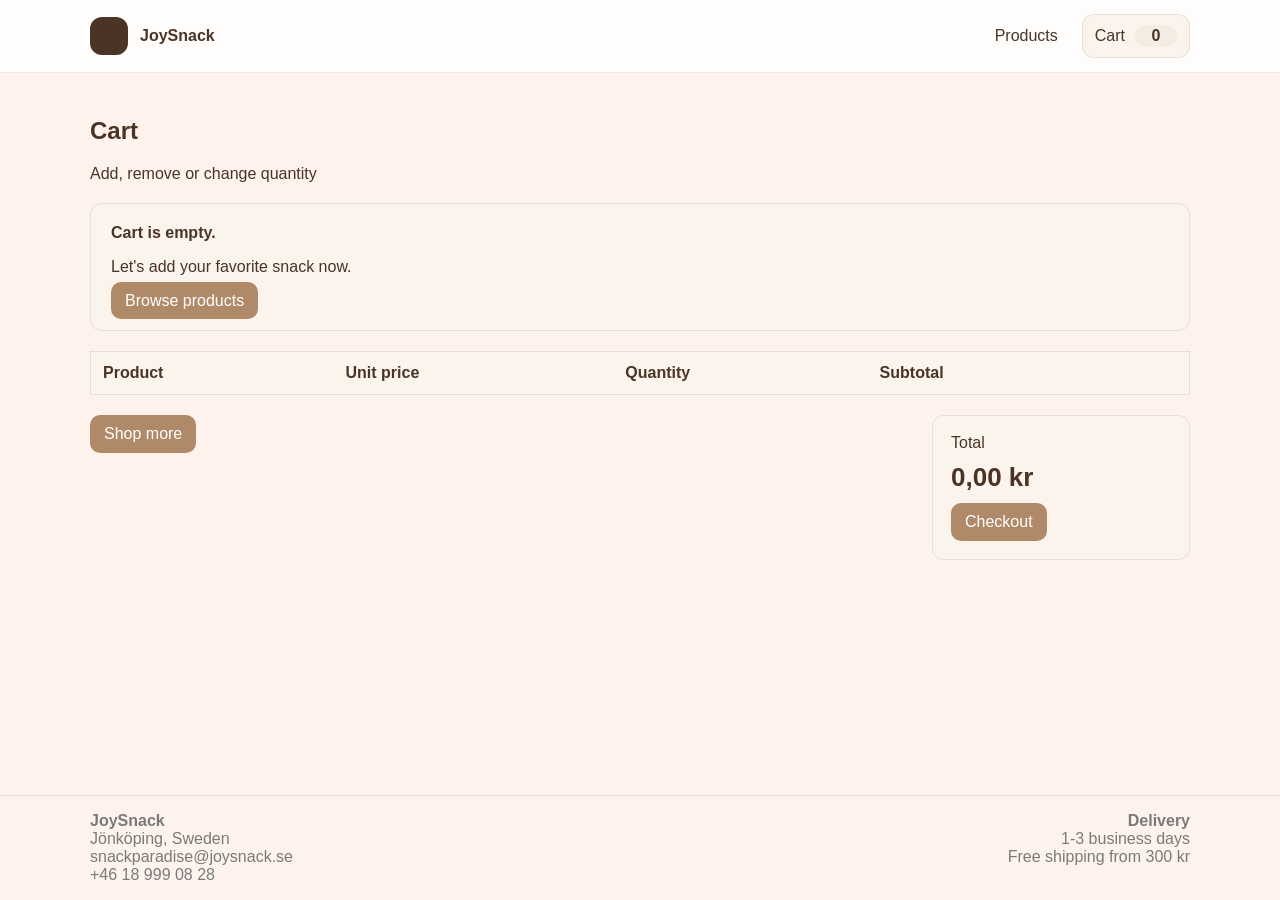
<file: cart.html>
<!doctype html>
<html lang="en">
  <head>
    <meta charset="utf-8" />
    <meta name="viewport" content="width=device-width, initial-scale=1" />
    <title>JoySnack - Cart</title>
    <link rel="stylesheet" href="style.css" />
    <script defer src="app.js"></script>
  </head>
  <body>
    <div class="page">
      <header class="header">
        <div class="container header-inner">
          <a class="brand" href="index.html">
            <span class="brand-badge"></span>
            <span>JoySnack</span>
          </a>

          <nav class="nav">
            <a href="products.html">Products</a>
            <a class="cart-pill" href="cart.html">
              <span>Cart</span>
              <span class="cart-count" data-cart-count>0</span>
            </a>
          </nav>
        </div>
      </header>

      <main>
        <div class="container">
          <section class="section-title">
            <h2>Cart</h2>
            <p>Add, remove or change quantity</p>
          </section>

          <div class="empty-cart" data-cart-empty style="display: none">
            <strong>Cart is empty.</strong>
            <p>Let's add your favorite snack now.</p>
            <a class="btn" href="products.html">Browse products</a>
          </div>

          <div class="table-wrap">
            <table class="table">
              <thead>
                <tr>
                  <th>Product</th>
                  <th>Unit price</th>
                  <th>Quantity</th>
                  <th>Subtotal</th>
                  <th></th>
                </tr>
              </thead>
              <tbody data-cart-body></tbody>
            </table>
          </div>

          <div class="cart-bottom">
            <a class="btn" href="products.html">Shop more</a>

            <div class="total-box">
              <div>Total</div>
              <div class="price big-price" data-cart-total>0 kr</div>
              <button class="btn" onclick="alert('Front-end demo only')">
                Checkout
              </button>
            </div>
          </div>
        </div>
      </main>

      <footer class="footer">
        <div class="container footer-inner">
          <div>
            <strong>JoySnack</strong><br />
            Jönköping, Sweden<br />
            snackparadise@joysnack.se<br />
            +46 18 999 08 28
          </div>

          <div class="footer-right">
            <strong>Delivery</strong><br />
            1-3 business days<br />
            Free shipping from 300 kr
          </div>
        </div>
      </footer>
    </div>
  </body>
</html>
</file>
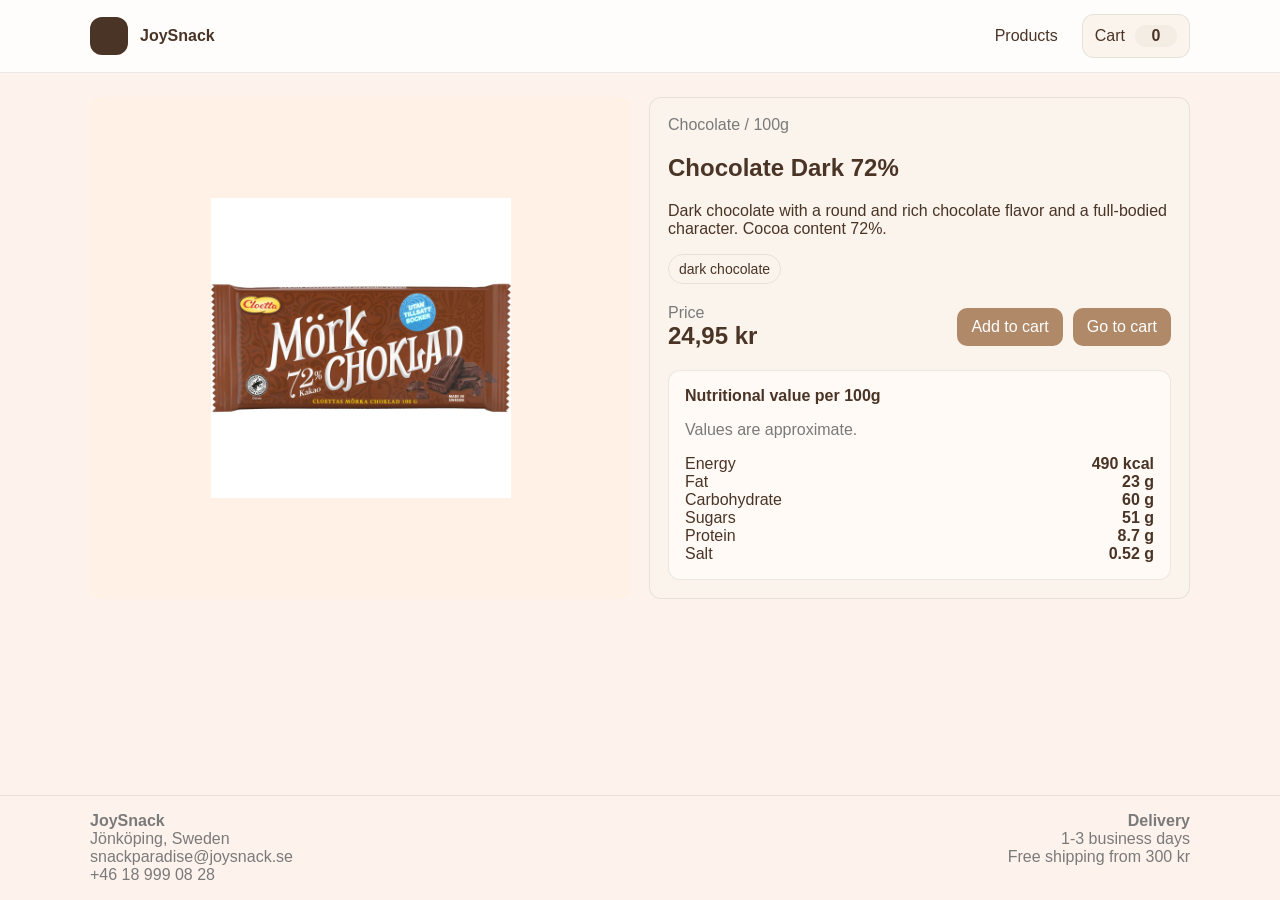
<file: product.html>
<!doctype html>
<html lang="en">
  <head>
    <meta charset="utf-8" />
    <meta name="viewport" content="width=device-width, initial-scale=1" />
    <title>JoySnack - Product details</title>
    <link rel="stylesheet" href="style.css" />
    <script defer src="app.js"></script>
  </head>
  <body>
    <div class="page">
      <header class="header">
        <div class="container header-inner">
          <a class="brand" href="index.html">
            <span class="brand-badge"></span>
            <span>JoySnack</span>
          </a>

          <nav class="nav">
            <a href="products.html">Products</a>
            <a class="cart-pill" href="cart.html">
              <span>Cart</span>
              <span class="cart-count" data-cart-count>0</span>
            </a>
          </nav>
        </div>
      </header>

      <main>
        <div class="container" data-product-detail></div>
      </main>

      <footer class="footer">
        <div class="container footer-inner">
          <div>
            <strong>JoySnack</strong><br />
            Jönköping, Sweden<br />
            snackparadise@joysnack.se<br />
            +46 18 999 08 28
          </div>

          <div class="footer-right">
            <strong>Delivery</strong><br />
            1-3 business days<br />
            Free shipping from 300 kr
          </div>
        </div>
      </footer>
    </div>
  </body>
</html>
</file>
<file: style.css>
body {
  margin: 0;
  font-family: Arial, sans-serif;
  background: #fdf2ec;
  color: #4a3426;
}

a {
  text-decoration: none;
  color: #4a3426;
}

img {
  max-width: 100%;
  display: block;
}

button {
  font: inherit;
  cursor: pointer;
}

.page {
  min-height: 100vh;
  display: grid;
  grid-template-rows: auto 1fr auto;
}

.container {
  width: 90%;
  max-width: 1100px;
  margin: auto;
}

.header {
  background: #ffffffd9;
  border-bottom: 1px solid #00000014;
  padding: 14px 0;
}

.header-inner {
  display: grid;
  grid-template-columns: 1fr auto;
  align-items: center;
  gap: 16px;
}

.brand {
  display: flex;
  align-items: center;
  gap: 12px;
  font-weight: bold;
}

.brand-badge {
  width: 38px;
  height: 38px;
  border-radius: 12px;
  background: #4a3426;
}

.nav {
  display: flex;
  gap: 12px;
  align-items: center;
}

.nav a {
  padding: 10px 12px;
}

.nav a:hover {
  background: #fff1e6;
}

.cart-pill {
  display: flex;
  align-items: center;
  gap: 10px;
  padding: 10px 12px;
  border: 1px solid #00000014;
  border-radius: 12px;
  background: #faf4ec;
}

.cart-count {
  min-width: 26px;
  height: 22px;
  display: grid;
  place-items: center;
  padding: 0 8px;
  border-radius: 999px;
  background: #f3ede4;
  color: #4a3426;
  font-weight: bold;
}

main {
  padding: 24px 0;
}

.hero {
  padding: 50px 0;
}

.hero h1 {
  font-size: 46px;
  margin-bottom: 12px;
}

.lead {
  color: #7a7a7a;
  margin-bottom: 20px;
}

.section-title {
  margin: 20px 0;
}

.grid {
  display: grid;
  gap: 18px;
}

.product-grid {
  grid-template-columns: repeat(2, 1fr);
}

.product {
  border: 1px solid #00000014;
  border-radius: 12px;
  overflow: hidden;
  background: #faf4ec;
}

.product-media {
  background: #fff1e6;
}

.product-body {
  padding: 14px;
}

.row {
  display: flex;
  gap: 10px;
  align-items: center;
  flex-wrap: wrap;
}

.muted {
  color: #7a7a7a;
}

.price {
  font-weight: bold;
}

.pill {
  padding: 6px 10px;
  border: 1px solid #00000014;
  border-radius: 999px;
  font-size: 14px;
}

.btn {
  background: #b08968;
  color: white;
  border: none;
  border-radius: 10px;
  padding: 10px 14px;
}

.btn:hover {
  filter: brightness(1.05);
}

.btn-danger {
  background: #f3ede4;
  color: #4a3426;
  border: 1px solid #b08968;
}

.about {
  margin-top: 50px;
  padding: 20px;
  border: 1px solid #00000014;
  background: #faf4ec;
  border-radius: 12px;
}

.detail {
  display: grid;
  grid-template-columns: 1fr;
  gap: 18px;
}

.detail-media {
  min-height: 280px;
  display: grid;
  place-items: center;
  background: #fff1e6;
  border-radius: 12px;
}

.detail-box {
  background: #faf4ec;
  border: 1px solid #00000014;
  border-radius: 12px;
  padding: 18px;
}

.nutrition-box {
  margin-top: 20px;
  padding: 16px;
  border: 1px solid #00000014;
  border-radius: 12px;
  background: #fffaf5;
}

.table-wrap {
  overflow: auto;
}

.table {
  width: 100%;
  border-collapse: collapse;
  border: 1px solid #00000014;
  background: #faf4ec;
}

.table th,
.table td {
  text-align: left;
  padding: 12px;
  border-bottom: 1px solid #00000014;
}

.qty {
  display: inline-flex;
  align-items: center;
  gap: 10px;
  padding: 6px 10px;
  border: 1px solid #00000014;
  border-radius: 10px;
}

.cart-thumb {
  width: 42px;
  height: 42px;
  object-fit: cover;
  border-radius: 12px;
  border: 1px solid #00000014;
  background: #fff1e6;
}

.empty-cart {
  padding: 20px;
  border: 1px solid #00000014;
  border-radius: 12px;
  background: #faf4ec;
  margin-bottom: 20px;
}

.cart-bottom {
  display: flex;
  justify-content: space-between;
  align-items: flex-start;
  margin-top: 20px;
  gap: 20px;
}

.total-box {
  min-width: 220px;
  padding: 18px;
  border: 1px solid #00000014;
  border-radius: 12px;
  background: #faf4ec;
}

.big-price {
  font-size: 26px;
  margin: 10px 0;
}

.footer {
  border-top: 1px solid #00000014;
  padding: 16px 0;
  color: #7a7a7a;
}

.footer-inner {
  display: grid;
  grid-template-columns: 1fr 1fr;
  gap: 20px;
}

.footer-right {
  text-align: right;
}

@media screen and (min-width: 900px) {
  .product-grid {
    grid-template-columns: repeat(4, 1fr);
  }

  .detail {
    grid-template-columns: 1fr 1fr;
  }
}

@media screen and (max-width: 640px) {
  .header-inner {
    grid-template-columns: 1fr;
  }

  .nav {
    justify-content: space-between;
  }

  .product-grid {
    grid-template-columns: 1fr;
  }

  .cart-bottom {
    flex-direction: column;
  }

  .footer-inner {
    grid-template-columns: 1fr;
  }

  .footer-right {
    text-align: left;
  }

  .hero h1 {
    font-size: 34px;
  }
}
</file>
